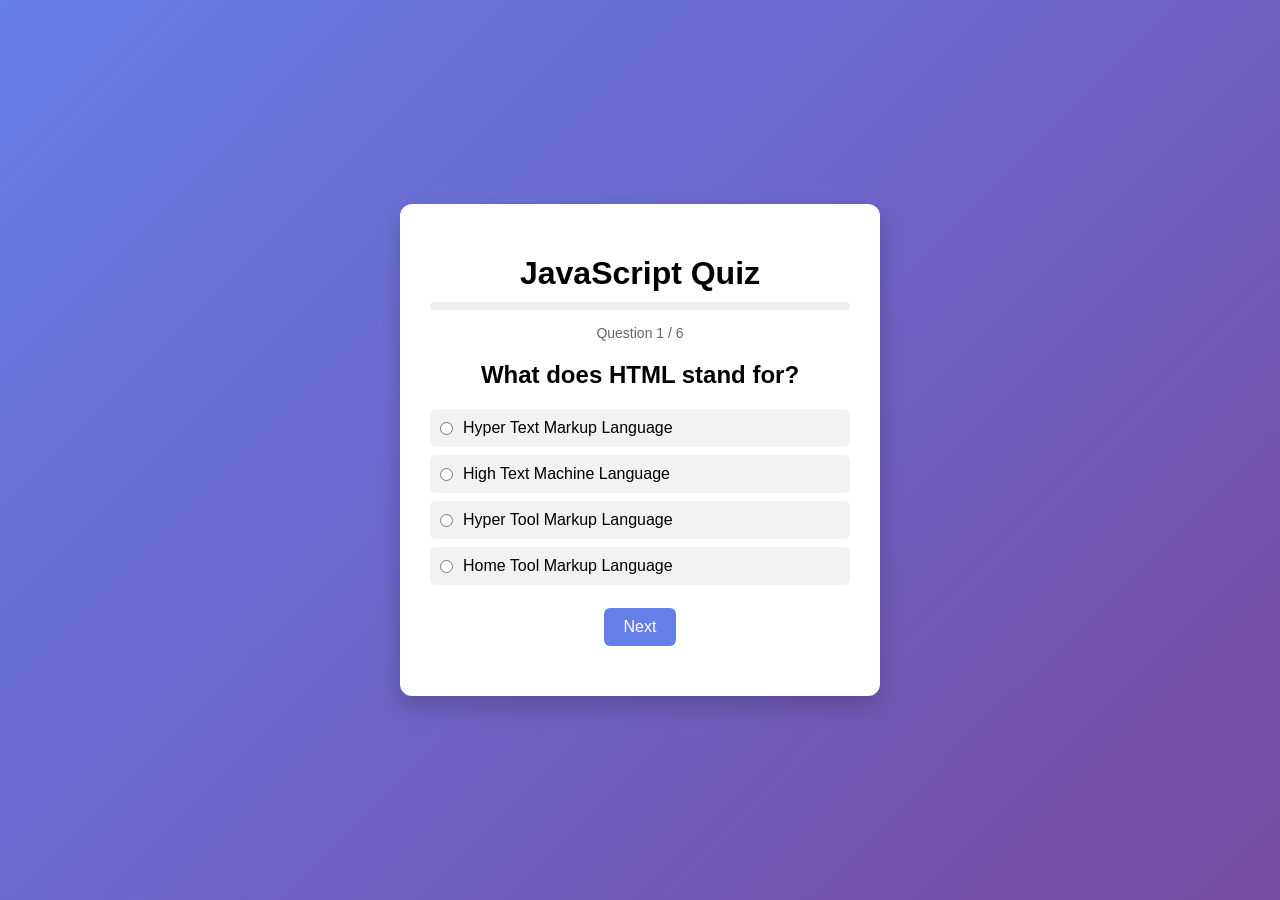
<file: Task4/index.html>
<!DOCTYPE html>
<html lang="en">

<head>
    <meta charset="UTF-8">
    <meta name="viewport" content="width=device-width, initial-scale=1.0">
    <title>Quiz App</title>
    <link rel="stylesheet" href="style.css">
</head>

<body>

    <div class="quiz-container">

        <h1>JavaScript Quiz</h1>

        <div id="progress-container">
            <div id="progress-bar"></div>
        </div>

        <p id="question-count"></p>

        <h2 id="question"></h2>

        <div id="options"></div>

        <button id="next-btn" onclick="nextQuestion()">Next</button>

        <p id="result"></p>

    </div>

    <script src="script.js"></script>

</body>

</html>
</file>
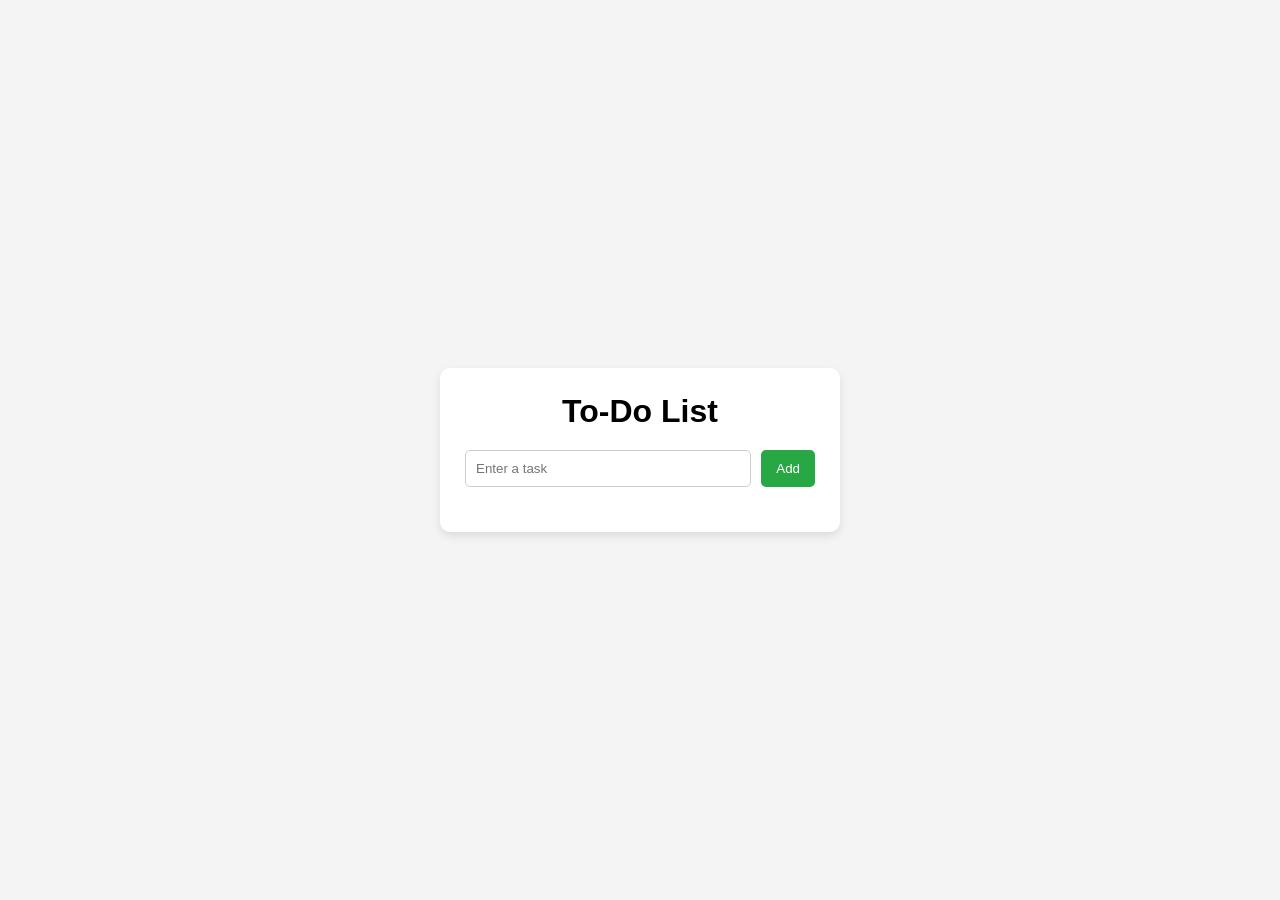
<file: Task5/index.html>
<!DOCTYPE html>

<html lang="en">

<head>
    <meta charset="UTF-8">
    <meta name="viewport" content="width=device-width, initial-scale=1.0">
    <title>To-Do List App</title>
    <link rel="stylesheet" href="style.css">
</head>

<body>

    <div class="container">

        <h1>To-Do List</h1>

        <div class="input-section">
            <input type="text" id="taskInput" placeholder="Enter a task">
            <button class="add-btn" onclick="addTask()">Add</button>
        </div>

        <ul id="taskList"></ul>

    </div>
    <script src="script.js"></script>

</body>

</html>
</file>
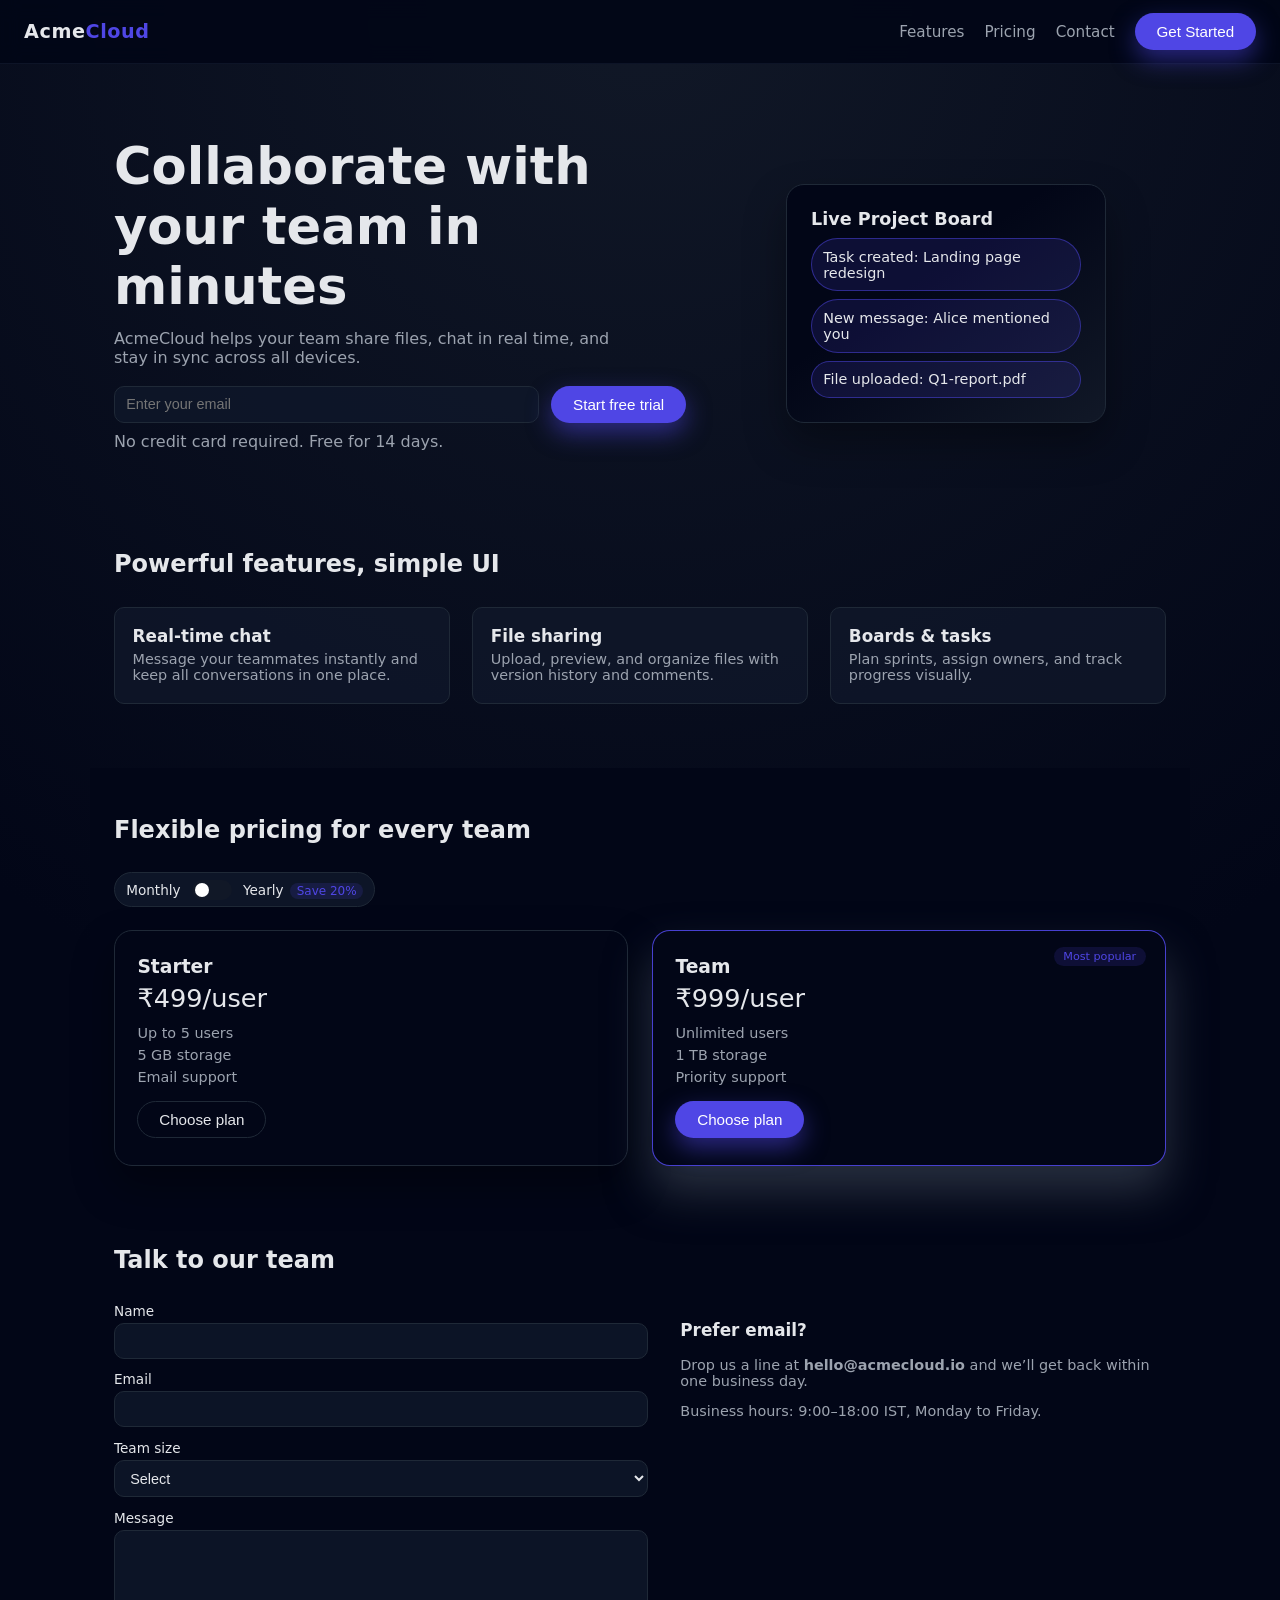
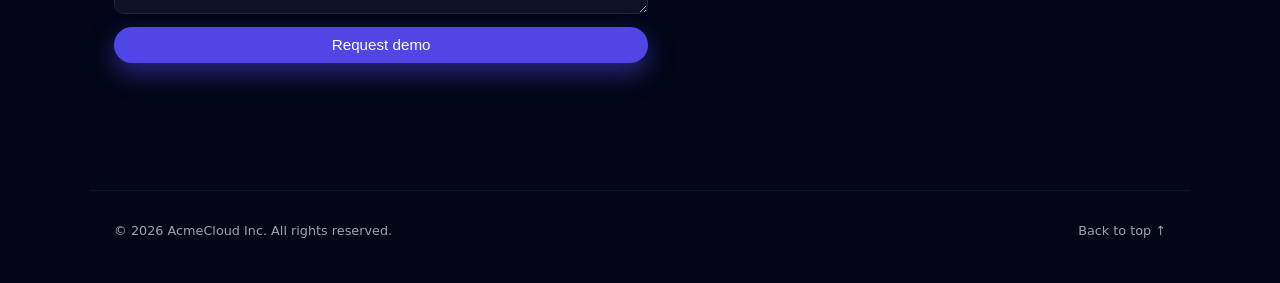
<file: Task6/index.html>
<!DOCTYPE html>
<html lang="en">
<head>
  <meta charset="UTF-8" />
  <title>AcmeCloud | Simple Team Collaboration</title>
  <meta name="viewport" content="width=device-width, initial-scale=1" />
  <link rel="stylesheet" href="style.css" />
</head>
<body>
  <header class="header">
    <div class="logo">Acme<span>Cloud</span></div>
    <nav class="nav">
      <a href="#features">Features</a>
      <a href="#pricing">Pricing</a>
      <a href="#contact">Contact</a>
      <button id="cta-nav" class="btn btn-primary">Get Started</button>
    </nav>
    <button id="burger" class="burger" aria-label="Toggle menu">
      <span></span><span></span><span></span>
    </button>
  </header>

  <main>
    <!-- Hero -->
    <section class="hero" id="top">
      <div class="hero-content">
        <h1>Collaborate with your team in minutes</h1>
        <p>AcmeCloud helps your team share files, chat in real time, and stay in sync across all devices.</p>
        <form id="hero-form" class="hero-form">
          <input type="email" id="hero-email" placeholder="Enter your email" required />
          <button type="submit" class="btn btn-primary">Start free trial</button>
        </form>
        <p class="hero-note">No credit card required. Free for 14 days.</p>
      </div>
      <div class="hero-illustration">
        <div class="hero-card">
          <h2>Live Project Board</h2>
          <ul>
            <li>Task created: Landing page redesign</li>
            <li>New message: Alice mentioned you</li>
            <li>File uploaded: Q1-report.pdf</li>
          </ul>
        </div>
      </div>
    </section>

    <!-- Features -->
    <section class="section" id="features">
      <h2 class="section-title">Powerful features, simple UI</h2>
      <div class="features-grid">
        <article class="feature-card">
          <h3>Real-time chat</h3>
          <p>Message your teammates instantly and keep all conversations in one place.</p>
        </article>
        <article class="feature-card">
          <h3>File sharing</h3>
          <p>Upload, preview, and organize files with version history and comments.</p>
        </article>
        <article class="feature-card">
          <h3>Boards & tasks</h3>
          <p>Plan sprints, assign owners, and track progress visually.</p>
        </article>
      </div>
    </section>

    <!-- Pricing -->
    <section class="section section-alt" id="pricing">
      <h2 class="section-title">Flexible pricing for every team</h2>
      <div class="pricing-toggle">
        <span>Monthly</span>
        <label class="switch">
          <input type="checkbox" id="billing-toggle" />
          <span class="slider"></span>
        </label>
        <span>Yearly <span class="badge">Save 20%</span></span>
      </div>
      <div class="pricing-grid">
        <article class="price-card">
          <h3>Starter</h3>
          <p class="price"><span class="currency">₹</span><span class="amount" data-month="499" data-year="399">499</span>/user</p>
          <ul>
            <li>Up to 5 users</li>
            <li>5 GB storage</li>
            <li>Email support</li>
          </ul>
          <button class="btn btn-outline select-plan" data-plan="Starter">Choose plan</button>
        </article>
        <article class="price-card price-card-featured">
          <div class="pill">Most popular</div>
          <h3>Team</h3>
          <p class="price"><span class="currency">₹</span><span class="amount" data-month="999" data-year="799">999</span>/user</p>
          <ul>
            <li>Unlimited users</li>
            <li>1 TB storage</li>
            <li>Priority support</li>
          </ul>
          <button class="btn btn-primary select-plan" data-plan="Team">Choose plan</button>
        </article>
      </div>
    </section>

    <!-- Contact / form -->
    <section class="section" id="contact">
      <h2 class="section-title">Talk to our team</h2>
      <div class="contact-layout">
        <form id="contact-form" class="contact-form">
          <label>
            Name
            <input type="text" id="name" required />
          </label>
          <label>
            Email
            <input type="email" id="email" required />
          </label>
          <label>
            Team size
            <select id="team-size" required>
              <option value="">Select</option>
              <option value="1-5">1–5</option>
              <option value="6-20">6–20</option>
              <option value="21-50">21–50</option>
              <option value="50+">50+</option>
            </select>
          </label>
          <label>
            Message
            <textarea id="message" rows="4"></textarea>
          </label>
          <button type="submit" class="btn btn-primary">Request demo</button>
          <p id="form-status" class="form-status" aria-live="polite"></p>
        </form>
        <div class="contact-info">
          <h3>Prefer email?</h3>
          <p>Drop us a line at <strong>hello@acmecloud.io</strong> and we’ll get back within one business day.</p>
          <p>Business hours: 9:00–18:00 IST, Monday to Friday.</p>
        </div>
      </div>
    </section>
  </main>

  <footer class="footer">
    <p>© <span id="year"></span> AcmeCloud Inc. All rights reserved.</p>
    <a href="#top" class="back-to-top">Back to top ↑</a>
  </footer>

  <script src="script.js"></script>
</body>
</html>
</file>
<file: Task4/style.css>
body {
    font-family: Arial, sans-serif;
    background: linear-gradient(135deg, #667eea, #764ba2);
    display: flex;
    justify-content: center;
    align-items: center;
    height: 100vh;
    margin: 0;
}

.quiz-container {
    background: white;
    padding: 30px;
    width: 420px;
    border-radius: 12px;
    box-shadow: 0 10px 25px rgba(0, 0, 0, 0.2);
    text-align: center;
}

h1 {
    margin-bottom: 10px;
}

#question-count {
    color: #666;
    font-size: 14px;
    margin-bottom: 10px;
}

.option {
    background: #f2f2f2;
    padding: 10px;
    margin: 8px 0;
    border-radius: 6px;
    transition: 0.2s;
}

.option label{
    display:flex;
    align-items:center;
    gap:10px;
    cursor:pointer;
}

.option:hover{
    background:#e0e0e0;
}

.option input{
    margin:0;
}

button {
    margin-top: 15px;
    padding: 10px 20px;
    border: none;
    background: #667eea;
    color: white;
    border-radius: 6px;
    cursor: pointer;
    font-size: 16px;
}

button:hover {
    background: #5563d1;
}

#progress-container {
    background: #eee;
    height: 8px;
    border-radius: 10px;
    margin-bottom: 15px;
}

#progress-bar {
    height: 8px;
    background: #66ea80;
    width: 0%;
    border-radius: 10px;
}

#result {
    font-size: 20px;
    font-weight: bold;
    margin-top: 20px;
}
</file>
<file: Task5/style.css>
* {
    box-sizing: border-box;
    margin: 0;
    padding: 0;
    font-family: Arial, sans-serif;
}

body {
    background: #f4f4f4;
    display: flex;
    justify-content: center;
    align-items: center;
    min-height: 100vh;
}

.container {
    background: white;
    padding: 25px;
    width: 400px;
    max-width: 90%;
    border-radius: 10px;
    box-shadow: 0 4px 10px rgba(0, 0, 0, 0.1);
}

h1 {
    text-align: center;
    margin-bottom: 20px;
}

.input-section {
    display: flex;
    gap: 10px;
}

input {
    flex: 1;
    padding: 10px;
    border: 1px solid #ccc;
    border-radius: 5px;
}

button {
    padding: 10px 15px;
    border: none;
    border-radius: 5px;
    cursor: pointer;
}

.add-btn {
    background: #28a745;
    color: white;
}

.add-btn:hover {
    background: #218838;
}

ul {
    list-style: none;
    margin-top: 20px;
}

li {
    display: flex;
    justify-content: space-between;
    align-items: center;
    background: #f9f9f9;
    padding: 10px;
    margin-bottom: 10px;
    border-radius: 5px;
}

.completed {
    text-decoration: line-through;
    color: gray;
}

.actions button {
    margin-left: 5px;
    padding: 5px 8px;
    font-size: 14px;
}

.edit {
    background: #ffc107;
}

.delete {
    background: #dc3545;
    color: white;
}

.complete {
    background: #007bff;
    color: white;
}

@media (max-width:500px) {

    .container {
        width: 95%;
    }

    .input-section {
        flex-direction: column;
    }

}
</file>
<file: Task6/style.css>
:root {
  --bg: #050816;
  --bg-alt: #0b1020;
  --card: #111827;
  --accent: #4f46e5;
  --accent-soft: rgba(79, 70, 229, 0.15);
  --text: #e5e7eb;
  --muted: #9ca3af;
  --border: #1f2937;
  --danger: #ef4444;
  --radius-md: 10px;
  --radius-lg: 18px;
  --shadow-soft: 0 20px 40px rgba(0, 0, 0, 0.35);
  --transition: 0.2s ease;
  --max-width: 1100px;
  --nav-height: 64px;
  --font-sans: system-ui, -apple-system, BlinkMacSystemFont, "Segoe UI", sans-serif;
}

*,
*::before,
*::after {
  box-sizing: border-box;
}

body {
  margin: 0;
  font-family: var(--font-sans);
  background: radial-gradient(circle at top, #111827 0, #020617 55%);
  color: var(--text);
  -webkit-font-smoothing: antialiased;
}

/* Header / nav */

.header {
  position: sticky;
  top: 0;
  z-index: 20;
  display: flex;
  align-items: center;
  justify-content: space-between;
  padding: 0 1.5rem;
  height: var(--nav-height);
  background: rgba(2, 6, 23, 0.9);
  backdrop-filter: blur(10px);
  border-bottom: 1px solid rgba(15, 23, 42, 0.9);
}

.logo {
  font-weight: 700;
  letter-spacing: 0.03em;
  font-size: 1.2rem;
}

.logo span {
  color: var(--accent);
}

.nav {
  display: flex;
  align-items: center;
  gap: 1.25rem;
}

.nav a {
  text-decoration: none;
  color: var(--muted);
  font-size: 0.95rem;
  transition: color var(--transition);
}

.nav a:hover {
  color: var(--text);
}

.burger {
  display: none;
  flex-direction: column;
  gap: 4px;
  background: none;
  border: none;
  cursor: pointer;
}

.burger span {
  width: 20px;
  height: 2px;
  background: var(--text);
  border-radius: 999px;
}

/* Hero */

main {
  max-width: var(--max-width);
  margin: 0 auto;
  padding: 1.5rem 1.5rem 3rem;
}

.hero {
  display: grid;
  grid-template-columns: minmax(0, 1.3fr) minmax(0, 1fr);
  gap: 2.5rem;
  align-items: center;
  padding: 3rem 0 2rem;
}

.hero-content h1 {
  font-size: clamp(2.3rem, 3vw + 1rem, 3.2rem);
  margin: 0 0 0.8rem;
}

.hero-content p {
  margin: 0 0 1.2rem;
  color: var(--muted);
  font-size: 1rem;
  max-width: 32rem;
}

.hero-form {
  display: flex;
  flex-wrap: wrap;
  gap: 0.75rem;
  margin-bottom: 0.6rem;
}

.hero-form input {
  flex: 1 1 220px;
  min-width: 0;
}

.hero-note {
  font-size: 0.85rem;
  color: var(--muted);
}

/* Hero illustration */

.hero-illustration {
  display: flex;
  justify-content: center;
}

.hero-card {
  width: 100%;
  max-width: 320px;
  background: linear-gradient(145deg, #020617, #020617 40%, #111827 100%);
  border-radius: var(--radius-lg);
  border: 1px solid var(--border);
  box-shadow: var(--shadow-soft);
  padding: 1.5rem;
}

.hero-card h2 {
  margin: 0 0 0.6rem;
  font-size: 1.1rem;
}

.hero-card ul {
  margin: 0.2rem 0 0;
  padding: 0;
  list-style: none;
  display: grid;
  gap: 0.5rem;
}

.hero-card li {
  font-size: 0.9rem;
  padding: 0.6rem 0.7rem;
  border-radius: 999px;
  background: var(--accent-soft);
  border: 1px solid rgba(79, 70, 229, 0.5);
}

/* Buttons & form controls */

.btn {
  border-radius: 999px;
  border: 1px solid transparent;
  padding: 0.55rem 1.3rem;
  font-size: 0.95rem;
  cursor: pointer;
  font-weight: 500;
  transition: background var(--transition), color var(--transition), border-color var(--transition), transform 0.1s ease, box-shadow 0.1s ease;
}

.btn-primary {
  background: var(--accent);
  color: white;
  box-shadow: 0 10px 25px rgba(79, 70, 229, 0.5);
}

.btn-primary:hover {
  background: #4338ca;
  transform: translateY(-1px);
  box-shadow: 0 14px 30px rgba(79, 70, 229, 0.6);
}

.btn-outline {
  background: transparent;
  color: var(--text);
  border-color: var(--border);
}

.btn-outline:hover {
  border-color: var(--accent);
  background: rgba(15, 23, 42, 0.7);
}

input,
select,
textarea {
  width: 100%;
  padding: 0.55rem 0.7rem;
  border-radius: var(--radius-md);
  border: 1px solid var(--border);
  background: rgba(15, 23, 42, 0.85);
  color: var(--text);
  font-size: 0.9rem;
  outline: none;
  transition: border-color var(--transition), box-shadow var(--transition), background var(--transition);
}

input:focus,
select:focus,
textarea:focus {
  border-color: var(--accent);
  box-shadow: 0 0 0 1px rgba(79, 70, 229, 0.4);
  background: #020617;
}

/* Sections */

.section {
  padding: 3rem 0 2rem;
}

.section-alt {
  background: radial-gradient(circle at top, #020617 0, #020617 55%);
  margin: 2rem -1.5rem 0;
  padding-left: 1.5rem;
  padding-right: 1.5rem;
}

.section-title {
  margin: 0 0 1.8rem;
  font-size: 1.5rem;
}

/* Features */

.features-grid {
  display: grid;
  grid-template-columns: repeat(auto-fit, minmax(210px, 1fr));
  gap: 1.4rem;
}

.feature-card {
  background: rgba(15, 23, 42, 0.8);
  border-radius: var(--radius-md);
  border: 1px solid var(--border);
  padding: 1.1rem 1.1rem 1.2rem;
  transition: border-color var(--transition), transform var(--transition), box-shadow var(--transition);
}

.feature-card:hover {
  border-color: rgba(79, 70, 229, 0.6);
  transform: translateY(-3px);
  box-shadow: 0 18px 30px rgba(0, 0, 0, 0.45);
}

.feature-card h3 {
  margin-top: 0;
  margin-bottom: 0.35rem;
  font-size: 1.05rem;
}

.feature-card p {
  margin: 0;
  color: var(--muted);
  font-size: 0.9rem;
}

/* Pricing */

.pricing-toggle {
  display: inline-flex;
  align-items: center;
  gap: 0.7rem;
  padding: 0.4rem 0.7rem;
  border-radius: 999px;
  background: rgba(15, 23, 42, 0.9);
  border: 1px solid var(--border);
  font-size: 0.85rem;
  margin-bottom: 1.4rem;
}

.badge {
  background: var(--accent-soft);
  color: var(--accent);
  border-radius: 999px;
  padding: 0.05rem 0.4rem;
  font-size: 0.75rem;
  margin-left: 0.15rem;
}

/* Toggle switch */

.switch {
  position: relative;
  display: inline-block;
  width: 40px;
  height: 20px;
}

.switch input {
  opacity: 0;
  width: 0;
  height: 0;
}

.slider {
  position: absolute;
  cursor: pointer;
  inset: 0;
  background-color: #111827;
  border-radius: 999px;
  transition: 0.3s;
}

.slider::before {
  content: "";
  position: absolute;
  height: 14px;
  width: 14px;
  left: 3px;
  bottom: 3px;
  background-color: white;
  border-radius: 50%;
  transition: 0.3s;
}

.switch input:checked + .slider {
  background-color: var(--accent);
}

.switch input:checked + .slider::before {
  transform: translateX(20px);
}

.pricing-grid {
  display: grid;
  grid-template-columns: repeat(auto-fit, minmax(230px, 1fr));
  gap: 1.5rem;
}

.price-card {
  position: relative;
  background: #020617;
  border-radius: var(--radius-lg);
  border: 1px solid var(--border);
  padding: 1.4rem 1.4rem 1.7rem;
  box-shadow: var(--shadow-soft);
}

.price-card-featured {
  border-color: rgba(79, 70, 229, 0.9);
  box-shadow: 0 25px 45px rgba(55, 65, 81, 0.7);
}

.price-card .pill {
  position: absolute;
  top: 1rem;
  right: 1.2rem;
  background: var(--accent-soft);
  color: var(--accent);
  font-size: 0.7rem;
  padding: 0.2rem 0.6rem;
  border-radius: 999px;
}

.price-card h3 {
  margin-top: 0.2rem;
  margin-bottom: 0.4rem;
}

.price-card .price {
  margin: 0 0 0.7rem;
  font-size: 1.6rem;
}

.price-card ul {
  list-style: none;
  padding: 0;
  margin: 0 0 1rem;
  display: grid;
  gap: 0.4rem;
  color: var(--muted);
  font-size: 0.9rem;
}

/* Contact */

.contact-layout {
  display: grid;
  grid-template-columns: minmax(0, 1.1fr) minmax(0, 1fr);
  gap: 2rem;
  align-items: flex-start;
}

.contact-form {
  display: grid;
  gap: 0.8rem;
}

.contact-form label {
  font-size: 0.85rem;
  display: grid;
  gap: 0.25rem;
}

.form-status {
  margin-top: 0.2rem;
  font-size: 0.85rem;
  min-height: 1.1rem;
}

.form-status.error {
  color: var(--danger);
}

.form-status.success {
  color: #22c55e;
}

.contact-info {
  font-size: 0.9rem;
  color: var(--muted);
}

.contact-info h3 {
  color: var(--text);
}

/* Footer */

.footer {
  max-width: var(--max-width);
  margin: 0 auto;
  padding: 1.2rem 1.5rem 2rem;
  font-size: 0.8rem;
  color: var(--muted);
  display: flex;
  justify-content: space-between;
  align-items: center;
  border-top: 1px solid rgba(15, 23, 42, 0.9);
}

.footer a {
  color: var(--muted);
  text-decoration: none;
}

.footer a:hover {
  color: var(--text);
}

/* Responsive */

@media (max-width: 800px) {
  main {
    padding-inline: 1rem;
  }

  .header {
    padding-inline: 1rem;
  }

  .nav {
    position: absolute;
    right: 1rem;
    top: var(--nav-height);
    flex-direction: column;
    padding: 0.75rem 0.9rem 0.9rem;
    background: rgba(15, 23, 42, 0.97);
    border-radius: 10px;
    border: 1px solid rgba(31, 41, 55, 0.9);
    transform-origin: top right;
    transform: scale(0.9);
    opacity: 0;
    pointer-events: none;
    transition: 0.15s ease;
  }

  .nav.nav-open {
    opacity: 1;
    pointer-events: auto;
    transform: scale(1);
  }

  .burger {
    display: flex;
  }

  #cta-nav {
    width: 100%;
    justify-content: center;
  }

  .hero {
    grid-template-columns: 1fr;
    padding-top: 2.3rem;
  }

  .hero-illustration {
    order: -1;
  }

  .section-alt {
    margin-inline: -1rem;
    padding-inline: 1rem;
  }

  .contact-layout {
    grid-template-columns: 1fr;
  }

  .footer {
    flex-direction: column;
    gap: 0.5rem;
    align-items: flex-start;
  }
}
</file>
